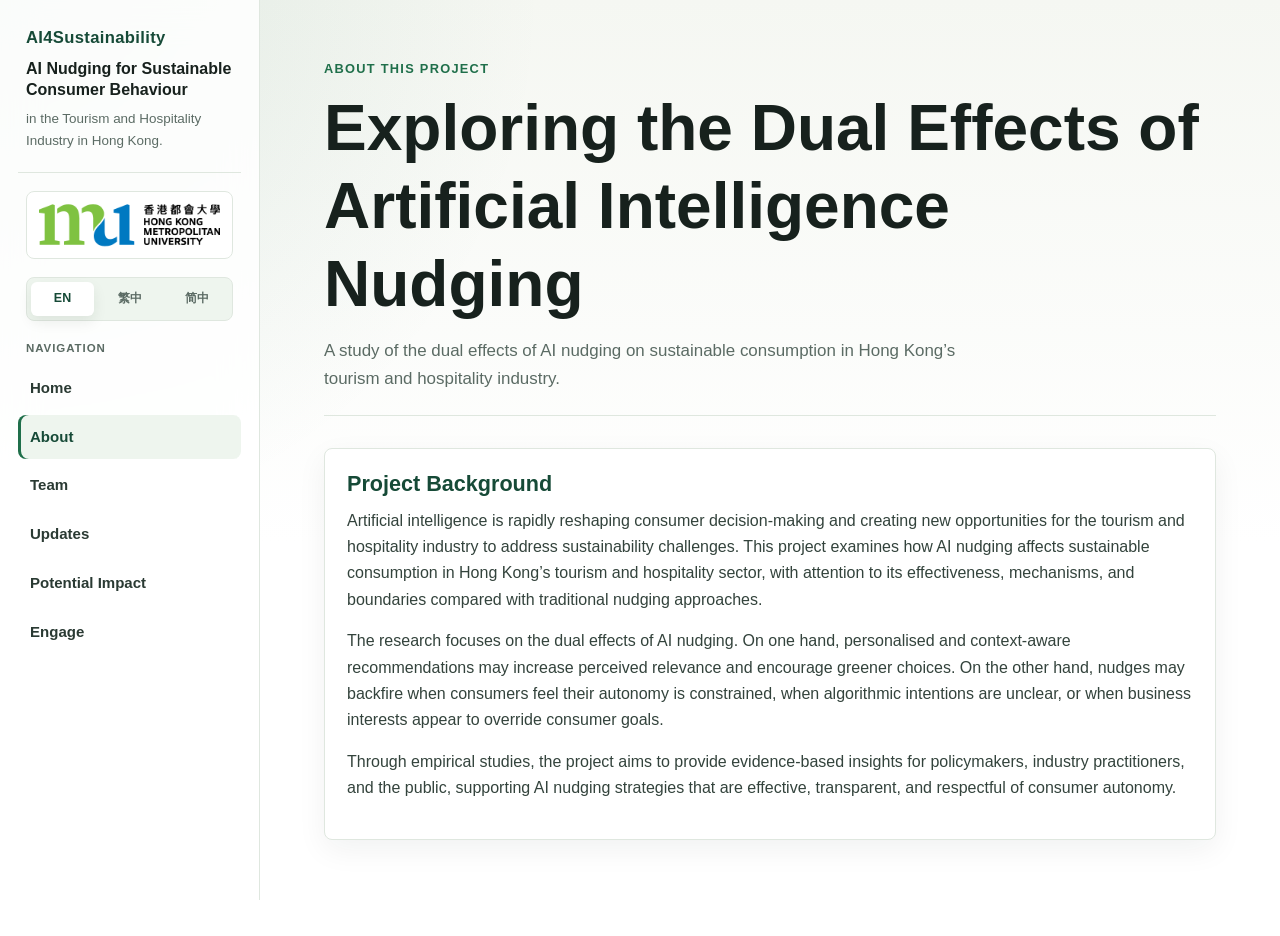
<file: about.html>
<!DOCTYPE html>
<html lang="en">
<head>
    <meta charset="UTF-8">
    <meta name="viewport" content="width=device-width, initial-scale=1.0">
    <meta name="description" content="About the research project on the dual effects of AI nudging on sustainable consumption in Hong Kong’s tourism and hospitality industry.">
    <title>About - Exploring the Dual Effects of Artificial Intelligence Nudging</title>
    <link rel="icon" href="assets/favicon.svg" type="image/svg+xml">
    <link rel="stylesheet" href="styles.css">
    <script src="language.js" defer></script>
</head>
<body>
    <a class="skip-link" href="#main-content"><span class="lang-en">Skip to content</span><span class="lang-zh">跳至主要內容</span></a>
    <div class="layout">
        <aside class="sidebar" aria-label="Site navigation">
            <div class="brand">
                <div class="brand-wordmark">AI4Sustainability</div>
                <div>
                    <div class="brand-title"><span class="lang-en">AI Nudging for Sustainable Consumer Behaviour</span><span class="lang-zh">人工智能助推與可持續消費行為</span></div>
                    <div class="brand-subtitle"><span class="lang-en">in the Tourism and Hospitality Industry in Hong Kong.</span><span class="lang-zh">香港旅遊及酒店業研究</span></div>
                </div>
            </div>
            <a class="hkmu-logo-link" href="https://www.hkmu.edu.hk/" target="_blank" rel="noopener noreferrer" aria-label="Hong Kong Metropolitan University website">
                <img class="hkmu-logo" src="assets/hkmu-logo.png" alt="Hong Kong Metropolitan University logo">
            </a>
            <div class="language-switch" aria-label="Language switch">
                <button type="button" data-lang-button="en" aria-pressed="true">EN</button>
                <button type="button" data-lang-button="zh-Hant" aria-pressed="false">繁中</button>
                <button type="button" data-lang-button="zh-Hans" aria-pressed="false">简中</button>
            </div>
            <div class="nav-label"><span class="lang-en">Navigation</span><span class="lang-zh">導航</span></div>
            <nav>
                <ul>
                    <li><a href="index.html"><span class="lang-en">Home</span><span class="lang-zh">首頁</span></a></li>
                    <li><a class="active" aria-current="page" href="about.html"><span class="lang-en">About</span><span class="lang-zh">關於</span></a></li>
                    <li><a href="team.html"><span class="lang-en">Team</span><span class="lang-zh">團隊</span></a></li>
                    <li><a href="updates.html"><span class="lang-en">Updates</span><span class="lang-zh">項目進展</span></a></li>
                    <li><a href="impact.html"><span class="lang-en">Potential Impact</span><span class="lang-zh">潛在影響</span></a></li>
                    <li><a href="engage.html"><span class="lang-en">Engage</span><span class="lang-zh">合作交流</span></a></li>
                </ul>
            </nav>
        </aside>

        <main class="content" id="main-content">
            <header class="page-header">
                <p class="kicker"><span class="lang-en">About This Project</span><span class="lang-zh">關於本項目</span></p>
                <h1 class="bilingual-heading">
                    <span class="lang-en">Exploring the Dual Effects of Artificial Intelligence Nudging</span>
                    <span class="lang-zh">探索人工智能助推的雙重效應</span>
                </h1>
                <p class="lang-en">A study of the dual effects of AI nudging on sustainable consumption in Hong Kong’s tourism and hospitality industry.</p>
                <p class="lang-zh">人工智能助推對香港旅遊及酒店業可持續消費的雙重效應研究。</p>
            </header>

            <section class="section" aria-label="Project description">
                <article class="panel">
                    <h2><span class="lang-en">Project Background</span><span class="lang-zh">項目背景</span></h2>
                    <div class="lang-en">
                        <p>Artificial intelligence is rapidly reshaping consumer decision-making and creating new opportunities for the tourism and hospitality industry to address sustainability challenges. This project examines how AI nudging affects sustainable consumption in Hong Kong’s tourism and hospitality sector, with attention to its effectiveness, mechanisms, and boundaries compared with traditional nudging approaches.</p>
                        <p>The research focuses on the dual effects of AI nudging. On one hand, personalised and context-aware recommendations may increase perceived relevance and encourage greener choices. On the other hand, nudges may backfire when consumers feel their autonomy is constrained, when algorithmic intentions are unclear, or when business interests appear to override consumer goals.</p>
                        <p>Through empirical studies, the project aims to provide evidence-based insights for policymakers, industry practitioners, and the public, supporting AI nudging strategies that are effective, transparent, and respectful of consumer autonomy.</p>
                    </div>
                    <div class="lang-zh">
                        <p>人工智能正快速重塑消費者決策，亦為旅遊及酒店業回應可持續發展挑戰帶來新的可能。本項目聚焦於人工智能助推如何影響香港旅遊及酒店業中的可持續消費行為，並探討其相較於傳統助推方式的成效、作用機制與適用邊界。</p>
                        <p>研究特別關注人工智能助推的「雙重效應」：一方面，個人化及情境化的建議可能提升消費者對可持續選項的相關性感知，從而促進綠色選擇；另一方面，若消費者感到自主性受限、演算法目的不透明，或企業利益凌駕個人利益，助推亦可能引發反感或降低信任。</p>
                        <p>透過實證研究，本項目旨在為政策制定者、業界及公眾提供以證據為本的見解，協助設計更有效、透明並尊重消費者自主權的人工智能助推策略。</p>
                    </div>
                </article>
            </section>
        </main>
    </div>
</body>
</html>
</file>
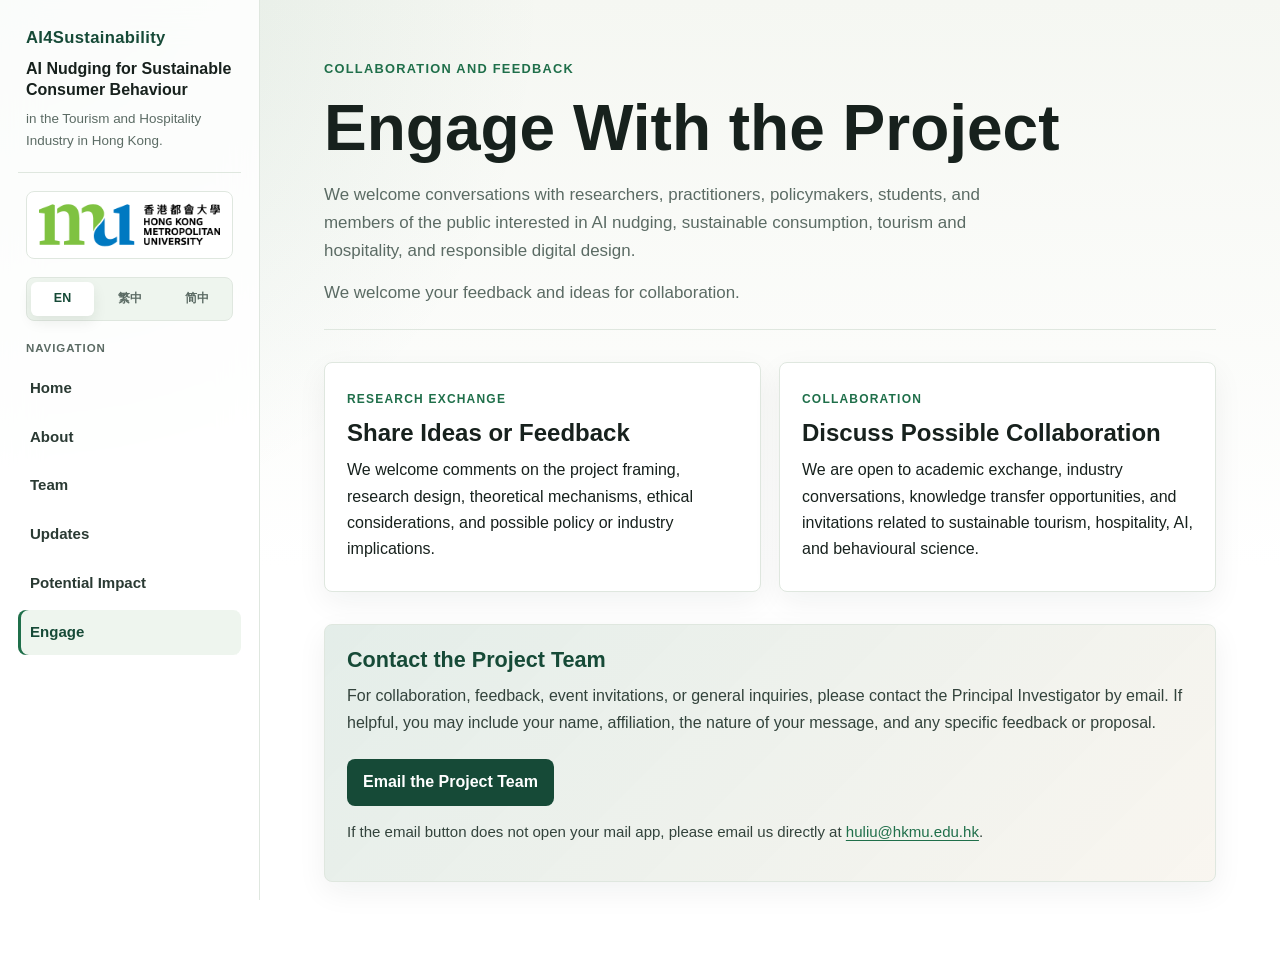
<file: engage.html>
<!DOCTYPE html>
<html lang="en">
<head>
    <meta charset="UTF-8">
    <meta name="viewport" content="width=device-width, initial-scale=1.0">
    <meta name="description" content="Engage with the AI nudging and sustainable consumption research project through collaboration, feedback, and knowledge exchange.">
    <title>Engage - AI Nudging for Sustainable Consumption</title>
    <link rel="icon" href="assets/favicon.svg" type="image/svg+xml">
    <link rel="stylesheet" href="styles.css">
    <script src="language.js" defer></script>
</head>
<body>
    <a class="skip-link" href="#main-content"><span class="lang-en">Skip to content</span><span class="lang-zh">跳至主要內容</span></a>
    <div class="layout">
        <aside class="sidebar" aria-label="Site navigation">
            <div class="brand">
                <div class="brand-wordmark">AI4Sustainability</div>
                <div>
                    <div class="brand-title"><span class="lang-en">AI Nudging for Sustainable Consumer Behaviour</span><span class="lang-zh">人工智能助推與可持續消費行為</span></div>
                    <div class="brand-subtitle"><span class="lang-en">in the Tourism and Hospitality Industry in Hong Kong.</span><span class="lang-zh">香港旅遊及酒店業研究</span></div>
                </div>
            </div>
            <a class="hkmu-logo-link" href="https://www.hkmu.edu.hk/" target="_blank" rel="noopener noreferrer" aria-label="Hong Kong Metropolitan University website">
                <img class="hkmu-logo" src="assets/hkmu-logo.png" alt="Hong Kong Metropolitan University logo">
            </a>
            <div class="language-switch" aria-label="Language switch">
                <button type="button" data-lang-button="en" aria-pressed="true">EN</button>
                <button type="button" data-lang-button="zh-Hant" aria-pressed="false">繁中</button>
                <button type="button" data-lang-button="zh-Hans" aria-pressed="false">简中</button>
            </div>
            <div class="nav-label"><span class="lang-en">Navigation</span><span class="lang-zh">導航</span></div>
            <nav>
                <ul>
                    <li><a href="index.html"><span class="lang-en">Home</span><span class="lang-zh">首頁</span></a></li>
                    <li><a href="about.html"><span class="lang-en">About</span><span class="lang-zh">關於</span></a></li>
                    <li><a href="team.html"><span class="lang-en">Team</span><span class="lang-zh">團隊</span></a></li>
                    <li><a href="updates.html"><span class="lang-en">Updates</span><span class="lang-zh">項目進展</span></a></li>
                    <li><a href="impact.html"><span class="lang-en">Potential Impact</span><span class="lang-zh">潛在影響</span></a></li>
                    <li><a class="active" aria-current="page" href="engage.html"><span class="lang-en">Engage</span><span class="lang-zh">合作交流</span></a></li>
                </ul>
            </nav>
        </aside>

        <main class="content" id="main-content">
            <header class="page-header">
                <p class="kicker"><span class="lang-en">Collaboration and Feedback</span><span class="lang-zh">合作交流與意見反饋</span></p>
                <h1 class="bilingual-heading">
                    <span class="lang-en">Engage With the Project</span>
                    <span class="lang-zh">參與項目交流</span>
                </h1>
                <p class="lang-en">We welcome conversations with researchers, practitioners, policymakers, students, and members of the public interested in AI nudging, sustainable consumption, tourism and hospitality, and responsible digital design.</p>
                <p class="lang-en">We welcome your feedback and ideas for collaboration.</p>
                <p class="lang-zh">我們歡迎研究人員、業界人士、政策相關人士、學生及公眾，就人工智能助推、可持續消費、旅遊及酒店業，以及負責任的數碼設計進行交流。</p>
                <p class="lang-zh">我們歡迎您的意見反饋及合作想法。</p>
            </header>

            <section class="grid two" aria-label="Ways to engage">
                <article class="panel engage-card">
                    <span class="role-tag"><span class="lang-en">Research Exchange</span><span class="lang-zh">研究交流</span></span>
                    <h2><span class="lang-en">Share Ideas or Feedback</span><span class="lang-zh">分享想法或意見</span></h2>
                    <p class="lang-en">We welcome comments on the project framing, research design, theoretical mechanisms, ethical considerations, and possible policy or industry implications.</p>
                    <p class="lang-zh">我們歡迎就項目定位、研究設計、理論機制、倫理考量，以及可能的政策或業界影響提出意見。</p>
                </article>

                <article class="panel engage-card">
                    <span class="role-tag"><span class="lang-en">Collaboration</span><span class="lang-zh">合作機會</span></span>
                    <h2><span class="lang-en">Discuss Possible Collaboration</span><span class="lang-zh">探討合作可能</span></h2>
                    <p class="lang-en">We are open to academic exchange, industry conversations, knowledge transfer opportunities, and invitations related to sustainable tourism, hospitality, AI, and behavioural science.</p>
                    <p class="lang-zh">我們歡迎與可持續旅遊、酒店業、人工智能及行為科學相關的學術交流、業界對話、知識轉移機會及活動邀請。</p>
                </article>
            </section>

            <section class="section panel feedback-panel" aria-label="Contact the project team">
                <h2><span class="lang-en">Contact the Project Team</span><span class="lang-zh">聯絡項目團隊</span></h2>
                <p class="lang-en">For collaboration, feedback, event invitations, or general inquiries, please contact the Principal Investigator by email. If helpful, you may include your name, affiliation, the nature of your message, and any specific feedback or proposal.</p>
                <p class="lang-zh">如欲進行合作交流、提供意見、發出活動邀請或查詢項目，請以電郵聯絡項目負責人。來信可包括姓名、所屬機構、訊息類別，以及具體意見或合作建議。</p>
                <a class="contact-button" href="mailto:huliu@hkmu.edu.hk?subject=AI%20Nudging%20Project%20-%20Collaboration%20or%20Feedback">
                    <span class="lang-en">Email the Project Team</span>
                    <span class="lang-zh">電郵聯絡項目團隊</span>
                </a>
                <p class="contact-fallback">
                    <span class="lang-en">If the email button does not open your mail app, please email us directly at <a href="mailto:huliu@hkmu.edu.hk">huliu@hkmu.edu.hk</a>.</span>
                    <span class="lang-zh">如電郵按鈕未能開啟郵件應用程式，請直接電郵至 <a href="mailto:huliu@hkmu.edu.hk">huliu@hkmu.edu.hk</a>。</span>
                </p>
            </section>

        </main>
    </div>
</body>
</html>
</file>
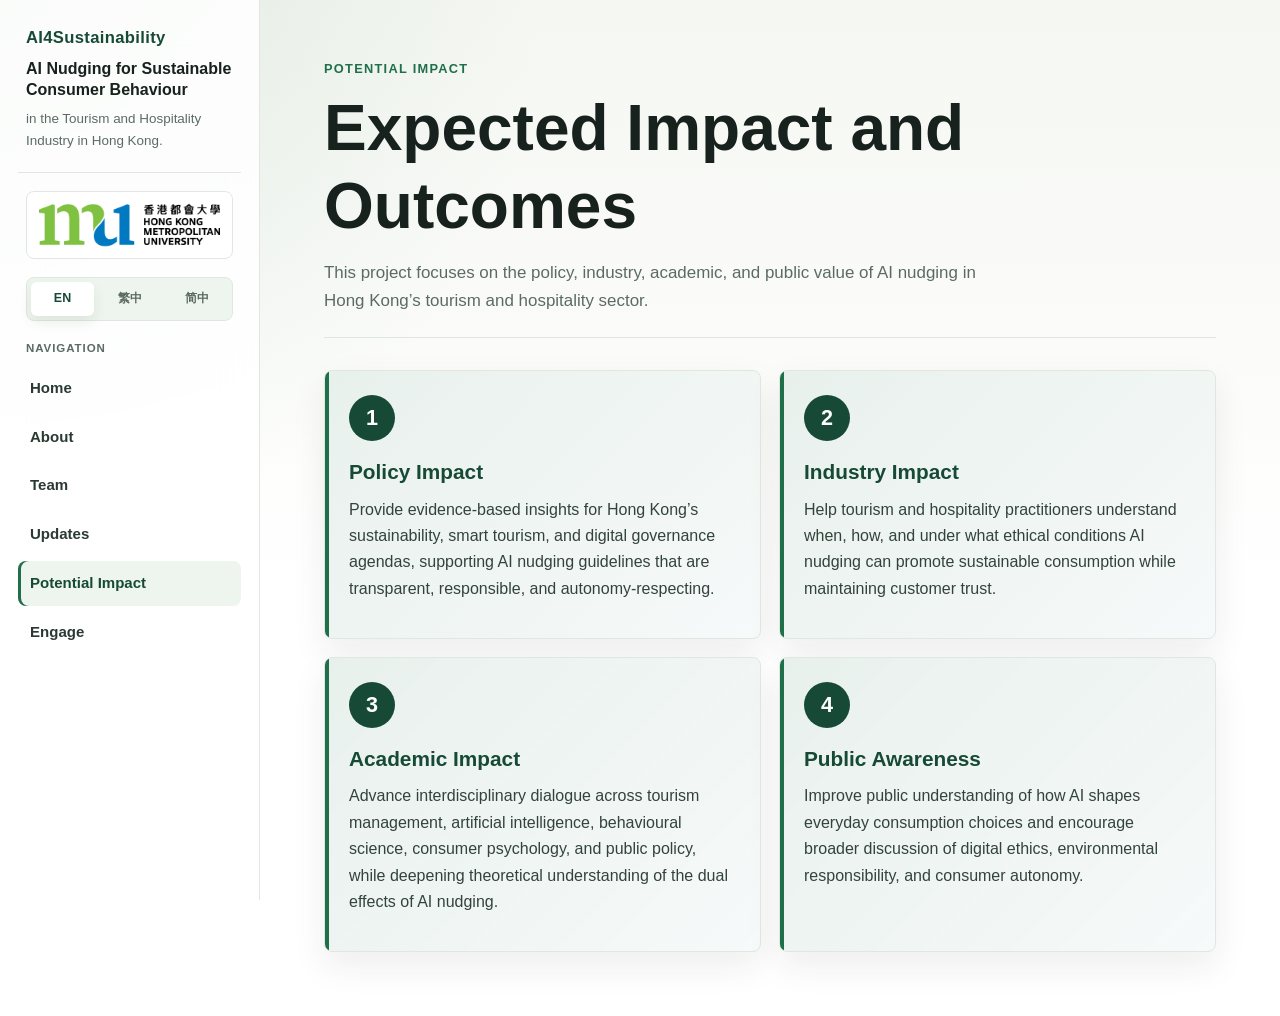
<file: impact.html>
<!DOCTYPE html>
<html lang="en">
<head>
    <meta charset="UTF-8">
    <meta name="viewport" content="width=device-width, initial-scale=1.0">
    <meta name="description" content="Expected impact and outcomes of the AI nudging and sustainable consumption research project.">
    <title>Potential Impact - AI Nudging for Sustainable Consumption</title>
    <link rel="icon" href="assets/favicon.svg" type="image/svg+xml">
    <link rel="stylesheet" href="styles.css">
    <script src="language.js" defer></script>
</head>
<body>
    <a class="skip-link" href="#main-content"><span class="lang-en">Skip to content</span><span class="lang-zh">跳至主要內容</span></a>
    <div class="layout">
        <aside class="sidebar" aria-label="Site navigation">
            <div class="brand">
                <div class="brand-wordmark">AI4Sustainability</div>
                <div>
                    <div class="brand-title"><span class="lang-en">AI Nudging for Sustainable Consumer Behaviour</span><span class="lang-zh">人工智能助推與可持續消費行為</span></div>
                    <div class="brand-subtitle"><span class="lang-en">in the Tourism and Hospitality Industry in Hong Kong.</span><span class="lang-zh">香港旅遊及酒店業研究</span></div>
                </div>
            </div>
            <a class="hkmu-logo-link" href="https://www.hkmu.edu.hk/" target="_blank" rel="noopener noreferrer" aria-label="Hong Kong Metropolitan University website">
                <img class="hkmu-logo" src="assets/hkmu-logo.png" alt="Hong Kong Metropolitan University logo">
            </a>
            <div class="language-switch" aria-label="Language switch">
                <button type="button" data-lang-button="en" aria-pressed="true">EN</button>
                <button type="button" data-lang-button="zh-Hant" aria-pressed="false">繁中</button>
                <button type="button" data-lang-button="zh-Hans" aria-pressed="false">简中</button>
            </div>
            <div class="nav-label"><span class="lang-en">Navigation</span><span class="lang-zh">導航</span></div>
            <nav>
                <ul>
                    <li><a href="index.html"><span class="lang-en">Home</span><span class="lang-zh">首頁</span></a></li>
                    <li><a href="about.html"><span class="lang-en">About</span><span class="lang-zh">關於</span></a></li>
                    <li><a href="team.html"><span class="lang-en">Team</span><span class="lang-zh">團隊</span></a></li>
                    <li><a href="updates.html"><span class="lang-en">Updates</span><span class="lang-zh">項目進展</span></a></li>
                    <li><a class="active" aria-current="page" href="impact.html"><span class="lang-en">Potential Impact</span><span class="lang-zh">潛在影響</span></a></li>
                    <li><a href="engage.html"><span class="lang-en">Engage</span><span class="lang-zh">合作交流</span></a></li>
                </ul>
            </nav>
        </aside>

        <main class="content" id="main-content">
            <header class="page-header">
                <p class="kicker"><span class="lang-en">Potential Impact</span><span class="lang-zh">潛在影響</span></p>
                <h1 class="bilingual-heading">
                    <span class="lang-en">Expected Impact and Outcomes</span>
                    <span class="lang-zh">預期影響與成果</span>
                </h1>
                <p class="lang-en">This project focuses on the policy, industry, academic, and public value of AI nudging in Hong Kong’s tourism and hospitality sector.</p>
                <p class="lang-zh">本項目聚焦人工智能助推在香港旅遊及酒店業中的政策、產業、學術與公眾價值。</p>
            </header>

            <section class="impact-showcase" aria-label="Expected impact and outcomes">
                <article class="impact-card">
                    <div class="impact-icon">1</div>
                    <h2><span class="lang-en">Policy Impact</span><span class="lang-zh">政策影響</span></h2>
                    <p class="lang-en">Provide evidence-based insights for Hong Kong’s sustainability, smart tourism, and digital governance agendas, supporting AI nudging guidelines that are transparent, responsible, and autonomy-respecting.</p>
                    <p class="lang-zh">為香港可持續發展、智慧旅遊及數碼治理相關政策提供以證據為本的見解，協助制定更透明、負責任並尊重消費者自主權的人工智能助推指引。</p>
                </article>

                <article class="impact-card">
                    <div class="impact-icon">2</div>
                    <h2><span class="lang-en">Industry Impact</span><span class="lang-zh">業界影響</span></h2>
                    <p class="lang-en">Help tourism and hospitality practitioners understand when, how, and under what ethical conditions AI nudging can promote sustainable consumption while maintaining customer trust.</p>
                    <p class="lang-zh">協助旅遊及酒店業從業者理解何時、如何以及在何種倫理條件下運用人工智能助推，以促進可持續消費並維持顧客信任。</p>
                </article>

                <article class="impact-card">
                    <div class="impact-icon">3</div>
                    <h2><span class="lang-en">Academic Impact</span><span class="lang-zh">學術影響</span></h2>
                    <p class="lang-en">Advance interdisciplinary dialogue across tourism management, artificial intelligence, behavioural science, consumer psychology, and public policy, while deepening theoretical understanding of the dual effects of AI nudging.</p>
                    <p class="lang-zh">推動旅遊管理、人工智能、行為科學、消費者心理及公共政策之間的跨學科對話，並深化對人工智能助推雙重效應的理論理解。</p>
                </article>

                <article class="impact-card">
                    <div class="impact-icon">4</div>
                    <h2><span class="lang-en">Public Awareness</span><span class="lang-zh">公眾意識</span></h2>
                    <p class="lang-en">Improve public understanding of how AI shapes everyday consumption choices and encourage broader discussion of digital ethics, environmental responsibility, and consumer autonomy.</p>
                    <p class="lang-zh">提升公眾對人工智能如何影響日常消費選擇的理解，並促進有關數碼倫理、環境責任與消費者自主權的社會討論。</p>
                </article>
            </section>
        </main>
    </div>
</body>
</html>
</file>
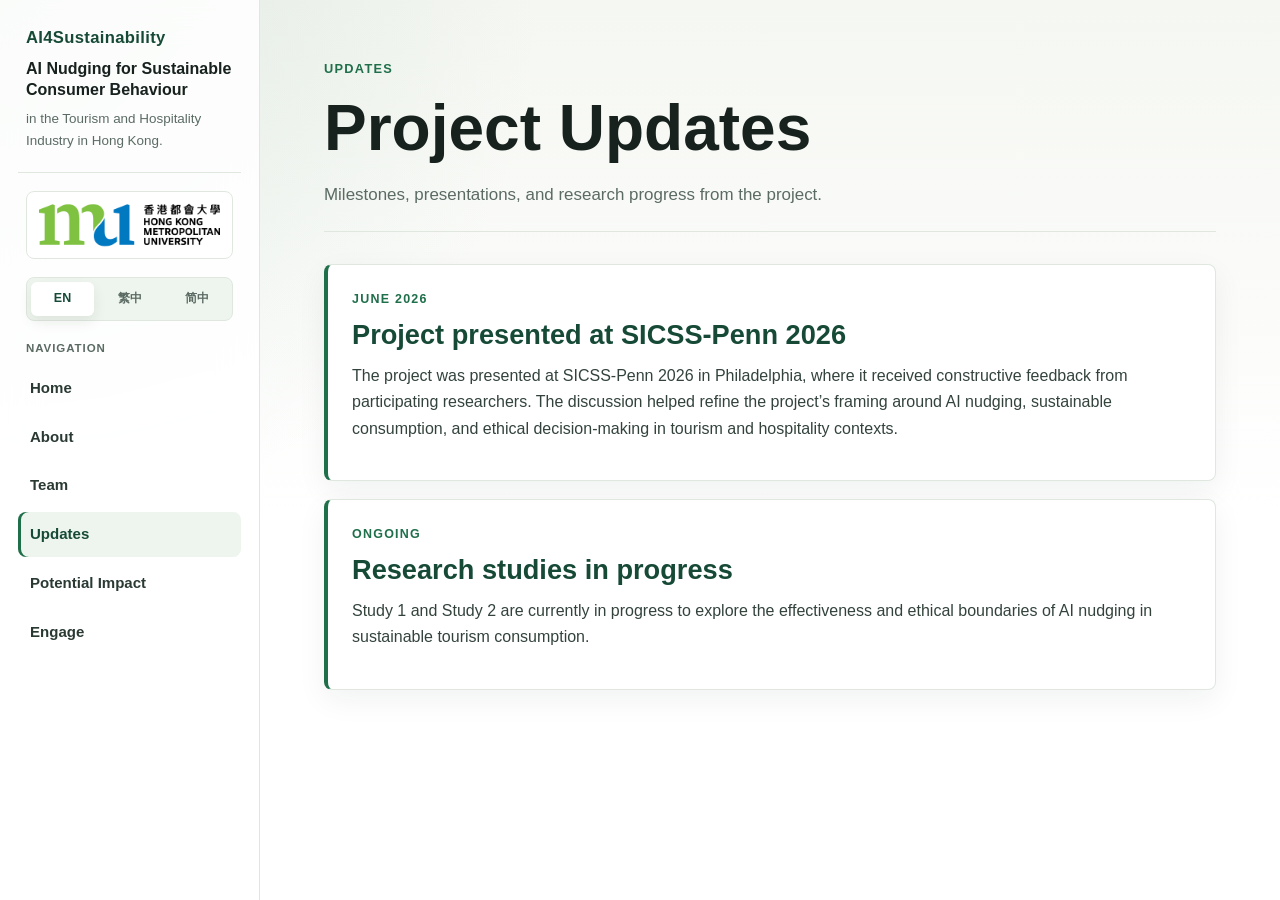
<file: updates.html>
<!DOCTYPE html>
<html lang="en">
<head>
    <meta charset="UTF-8">
    <meta name="viewport" content="width=device-width, initial-scale=1.0">
    <meta name="description" content="Project updates for the AI nudging and sustainable consumption research project.">
    <title>Updates - AI Nudging for Sustainable Consumption</title>
    <link rel="icon" href="assets/favicon.svg" type="image/svg+xml">
    <link rel="stylesheet" href="styles.css">
    <script src="language.js" defer></script>
</head>
<body>
    <a class="skip-link" href="#main-content"><span class="lang-en">Skip to content</span><span class="lang-zh">跳至主要內容</span></a>
    <div class="layout">
        <aside class="sidebar" aria-label="Site navigation">
            <div class="brand">
                <div class="brand-wordmark">AI4Sustainability</div>
                <div>
                    <div class="brand-title"><span class="lang-en">AI Nudging for Sustainable Consumer Behaviour</span><span class="lang-zh">人工智能助推與可持續消費行為</span></div>
                    <div class="brand-subtitle"><span class="lang-en">in the Tourism and Hospitality Industry in Hong Kong.</span><span class="lang-zh">香港旅遊及酒店業研究</span></div>
                </div>
            </div>
            <a class="hkmu-logo-link" href="https://www.hkmu.edu.hk/" target="_blank" rel="noopener noreferrer" aria-label="Hong Kong Metropolitan University website">
                <img class="hkmu-logo" src="assets/hkmu-logo.png" alt="Hong Kong Metropolitan University logo">
            </a>
            <div class="language-switch" aria-label="Language switch">
                <button type="button" data-lang-button="en" aria-pressed="true">EN</button>
                <button type="button" data-lang-button="zh-Hant" aria-pressed="false">繁中</button>
                <button type="button" data-lang-button="zh-Hans" aria-pressed="false">简中</button>
            </div>
            <div class="nav-label"><span class="lang-en">Navigation</span><span class="lang-zh">導航</span></div>
            <nav>
                <ul>
                    <li><a href="index.html"><span class="lang-en">Home</span><span class="lang-zh">首頁</span></a></li>
                    <li><a href="about.html"><span class="lang-en">About</span><span class="lang-zh">關於</span></a></li>
                    <li><a href="team.html"><span class="lang-en">Team</span><span class="lang-zh">團隊</span></a></li>
                    <li><a class="active" aria-current="page" href="updates.html"><span class="lang-en">Updates</span><span class="lang-zh">項目進展</span></a></li>
                    <li><a href="impact.html"><span class="lang-en">Potential Impact</span><span class="lang-zh">潛在影響</span></a></li>
                    <li><a href="engage.html"><span class="lang-en">Engage</span><span class="lang-zh">合作交流</span></a></li>
                </ul>
            </nav>
        </aside>

        <main class="content" id="main-content">
            <header class="page-header">
                <p class="kicker"><span class="lang-en">Updates</span><span class="lang-zh">項目進展</span></p>
                <h1 class="bilingual-heading">
                    <span class="lang-en">Project Updates</span>
                    <span class="lang-zh">項目進展</span>
                </h1>
                <p class="lang-en">Milestones, presentations, and research progress from the project.</p>
                <p class="lang-zh">記錄項目里程碑、學術交流與研究進度。</p>
            </header>

            <section class="updates-list" aria-label="Project update posts">
                <article class="update-card">
                    <time datetime="2026-06"><span class="lang-en">June 2026</span><span class="lang-zh">2026年6月</span></time>
                    <h2><span class="lang-en">Project presented at SICSS-Penn 2026</span><span class="lang-zh">於 SICSS-Penn 2026 介紹本項目</span></h2>
                    <p class="lang-en">The project was presented at SICSS-Penn 2026 in Philadelphia, where it received constructive feedback from participating researchers. The discussion helped refine the project’s framing around AI nudging, sustainable consumption, and ethical decision-making in tourism and hospitality contexts.</p>
                    <p class="lang-zh">本項目於 2026 年 6 月在美國費城舉行的 SICSS-Penn 2026 進行介紹，並獲得與會研究人員的建設性意見。相關交流有助於進一步完善本研究對人工智能助推、可持續消費，以及旅遊與酒店業情境中倫理決策的研究定位。</p>
                </article>

                <article class="update-card">
                    <time datetime="2026"><span class="lang-en">Ongoing</span><span class="lang-zh">進行中</span></time>
                    <h2><span class="lang-en">Research studies in progress</span><span class="lang-zh">研究一及研究二進行中</span></h2>
                    <p class="lang-en">Study 1 and Study 2 are currently in progress to explore the effectiveness and ethical boundaries of AI nudging in sustainable tourism consumption.</p>
                    <p class="lang-zh">研究一及研究二現正進行中，旨在探討人工智能助推在可持續旅遊消費中的成效及倫理邊界。</p>
                </article>
            </section>
        </main>
    </div>
</body>
</html>
</file>
<file: styles.css>
:root {
    --bg: #f5f7f2;
    --surface: #ffffff;
    --surface-soft: #eef5ee;
    --ink: #17211d;
    --muted: #5b6b64;
    --line: #dfe7df;
    --green: #1f6f4a;
    --green-dark: #164a37;
    --teal: #1f7a7a;
    --gold: #b2873b;
    --shadow: 0 18px 50px rgba(23, 33, 29, 0.10);
}

* {
    box-sizing: border-box;
    margin: 0;
    padding: 0;
}

html {
    scroll-behavior: smooth;
}

body {
    min-height: 100vh;
    background:
        radial-gradient(circle at top left, rgba(31, 111, 74, 0.10), transparent 34rem),
        linear-gradient(180deg, var(--bg) 0%, #ffffff 58%);
    color: var(--ink);
    font-family: -apple-system, BlinkMacSystemFont, "Segoe UI", Roboto, Helvetica, Arial, "Noto Sans TC", "Noto Sans SC", sans-serif;
    line-height: 1.65;
}

.skip-link {
    background: var(--green-dark);
    border-radius: 0 0 8px 0;
    color: #ffffff;
    font-weight: 800;
    left: 0;
    padding: 10px 14px;
    position: fixed;
    top: 0;
    transform: translateY(-120%);
    transition: transform 0.2s ease;
    z-index: 20;
}

.skip-link:focus {
    transform: translateY(0);
}

.lang-en {
    display: revert;
}

.lang-zh {
    display: none;
}

html[lang="zh-Hant"] .lang-en,
html[lang="zh-Hans"] .lang-en {
    display: none;
}

html[lang="zh-Hant"] .lang-zh,
html[lang="zh-Hans"] .lang-zh {
    display: revert;
}

html[lang="en"] body .lang-zh,
html[lang="zh-Hant"] body .lang-en,
html[lang="zh-Hans"] body .lang-en {
    display: none !important;
}

a {
    color: var(--green);
    text-decoration-thickness: 0.08em;
    text-underline-offset: 0.18em;
}

a:hover {
    color: var(--teal);
}

.layout {
    display: grid;
    grid-template-columns: 260px minmax(0, 1fr);
    min-height: 100vh;
}

.sidebar {
    position: sticky;
    top: 0;
    height: 100vh;
    overflow-y: auto;
    border-right: 1px solid var(--line);
    background: rgba(255, 255, 255, 0.84);
    padding: 28px 18px;
    backdrop-filter: blur(18px);
}

.brand {
    border-bottom: 1px solid var(--line);
    margin-bottom: 18px;
    padding: 0 8px 20px;
}

.brand-wordmark {
    color: var(--green-dark);
    font-size: 1.04rem;
    font-weight: 850;
    letter-spacing: 0.02em;
    line-height: 1.15;
    margin-bottom: 12px;
}

.brand-title {
    color: var(--ink);
    font-size: 1rem;
    font-weight: 750;
    line-height: 1.3;
}

.brand-subtitle {
    color: var(--muted);
    font-size: 0.84rem;
    margin-top: 7px;
}

.hkmu-logo-link {
    background: #ffffff;
    border: 1px solid var(--line);
    border-radius: 8px;
    display: block;
    margin: 18px 8px;
    padding: 10px 12px;
}

.hkmu-logo-link:hover {
    border-color: rgba(31, 111, 74, 0.36);
}

.hkmu-logo {
    display: block;
    height: auto;
    max-width: 100%;
}

.language-switch {
    background: var(--surface-soft);
    border: 1px solid var(--line);
    border-radius: 8px;
    display: grid;
    gap: 4px;
    grid-template-columns: repeat(3, 1fr);
    margin: 18px 8px;
    padding: 4px;
}

.language-switch button {
    background: transparent;
    border: 0;
    border-radius: 6px;
    color: var(--muted);
    cursor: pointer;
    font: inherit;
    font-size: 0.78rem;
    font-weight: 800;
    min-height: 34px;
}

.language-switch button.active {
    background: #ffffff;
    box-shadow: 0 6px 14px rgba(23, 33, 29, 0.08);
    color: var(--green-dark);
}

.nav-label {
    color: var(--muted);
    font-size: 0.72rem;
    font-weight: 750;
    letter-spacing: 0.08em;
    margin: 0 8px 8px;
    text-transform: uppercase;
}

.sidebar ul {
    display: grid;
    gap: 4px;
    list-style: none;
}

.sidebar a {
    border-radius: 8px;
    color: #2a3a33;
    display: block;
    font-size: 0.94rem;
    font-weight: 600;
    padding: 10px 12px;
    text-decoration: none;
}

.sidebar a:hover,
.sidebar a.active {
    background: var(--surface-soft);
    color: var(--green-dark);
}

.sidebar a.active {
    box-shadow: inset 3px 0 0 var(--green);
}

.sidebar a[aria-current="page"] {
    background: var(--surface-soft);
    color: var(--green-dark);
    box-shadow: inset 3px 0 0 var(--green);
}

.content {
    max-width: 1040px;
    padding: 44px clamp(22px, 5vw, 72px) 64px;
    width: 100%;
}

.hero {
    border-radius: 8px;
    box-shadow: var(--shadow);
    color: #ffffff;
    margin-bottom: 36px;
    min-height: 460px;
    overflow: hidden;
    position: relative;
}

.hero::before {
    background-image:
        linear-gradient(90deg, rgba(10, 26, 20, 0.82) 0%, rgba(10, 26, 20, 0.58) 42%, rgba(10, 26, 20, 0.12) 76%),
        url("assets/hero-sustainable-tourism.png");
    background-position: center;
    background-size: cover;
    content: "";
    inset: 0;
    position: absolute;
}

.hero-content {
    max-width: 840px;
    padding: clamp(34px, 7vw, 72px);
    position: relative;
    z-index: 1;
}

.eyebrow {
    color: rgba(255, 255, 255, 0.78);
    font-size: 0.78rem;
    font-weight: 800;
    letter-spacing: 0.12em;
    margin-bottom: 18px;
    text-transform: uppercase;
}

h1,
h2,
h3 {
    line-height: 1.22;
}

h1 {
    color: var(--ink);
    font-size: clamp(2rem, 5vw, 4.3rem);
    letter-spacing: 0;
}

.hero h1 {
    color: #ffffff;
    font-size: clamp(1.35rem, 2.45vw, 2.25rem);
    max-width: 820px;
}

.hero h1 span,
.bilingual-heading span {
    display: block;
}

.hero h1 .zh-title {
    font-size: 0.7em;
    line-height: 1.32;
    margin-bottom: 10px;
}

.hero h1 .en-title {
    line-height: 1.14;
}

.project-code {
    color: rgba(255, 255, 255, 0.86);
    font-size: 0.95rem;
    font-weight: 800;
    letter-spacing: 0.04em;
    margin-top: 18px;
}

.project-facts {
    display: grid;
    gap: 10px;
    margin-top: 18px;
    max-width: 720px;
}

.project-fact {
    background: rgba(255, 255, 255, 0.13);
    border: 1px solid rgba(255, 255, 255, 0.24);
    border-radius: 8px;
    color: rgba(255, 255, 255, 0.92);
    padding: 12px 14px;
}

.project-fact strong {
    color: #ffffff;
    display: block;
    font-size: 0.76rem;
    letter-spacing: 0.08em;
    margin-bottom: 4px;
    text-transform: uppercase;
}

.lede {
    color: rgba(255, 255, 255, 0.88);
    font-size: clamp(1rem, 2vw, 1.18rem);
    margin-top: 14px;
    max-width: 56ch;
}

.hero-actions {
    display: flex;
    flex-wrap: wrap;
    gap: 12px;
    margin-top: 28px;
}

.button {
    align-items: center;
    border: 1px solid rgba(255, 255, 255, 0.42);
    border-radius: 8px;
    color: #ffffff;
    display: inline-flex;
    font-weight: 750;
    min-height: 44px;
    padding: 10px 16px;
    text-decoration: none;
}

.button.primary {
    background: #ffffff;
    border-color: #ffffff;
    color: var(--green-dark);
}

.button:hover {
    background: rgba(255, 255, 255, 0.14);
    color: #ffffff;
}

.button.primary:hover {
    background: var(--surface-soft);
    color: var(--green-dark);
}

.page-header {
    border-bottom: 1px solid var(--line);
    margin-bottom: 32px;
    padding-bottom: 22px;
}

.page-header .kicker {
    color: var(--green);
    font-size: 0.8rem;
    font-weight: 800;
    letter-spacing: 0.1em;
    margin-bottom: 10px;
    text-transform: uppercase;
}

.page-header p {
    color: var(--muted);
    font-size: 1.06rem;
    margin-top: 14px;
    max-width: 70ch;
}

.section {
    margin: 32px 0;
}

.section h2 {
    border-bottom: 1px solid var(--line);
    color: var(--green-dark);
    font-size: 1.35rem;
    margin-bottom: 14px;
    padding-bottom: 10px;
}

.section h3 {
    color: var(--ink);
    font-size: 1.02rem;
    margin: 22px 0 8px;
}

.section p,
.section ul {
    color: #33433c;
    margin-bottom: 15px;
}

.section ul {
    padding-left: 22px;
}

.section li {
    margin-bottom: 8px;
}

.grid {
    display: grid;
    gap: 18px;
}

.grid.two {
    grid-template-columns: repeat(2, minmax(0, 1fr));
}

.panel {
    background: var(--surface);
    border: 1px solid var(--line);
    border-radius: 8px;
    box-shadow: 0 10px 30px rgba(23, 33, 29, 0.06);
    padding: 22px;
}

.panel h2,
.panel h3 {
    border: 0;
    margin-bottom: 10px;
    padding: 0;
}

.lang-pair {
    display: grid;
    gap: 10px;
}

.lang-pair .zh,
.lang-pair .en {
    margin-bottom: 0;
}

.lang-pair .en {
    color: var(--muted);
}

.institution-strip {
    align-items: center;
    background: var(--green-dark);
    border-radius: 8px;
    box-shadow: var(--shadow);
    color: #ffffff;
    display: flex;
    gap: 24px;
    justify-content: space-between;
    margin: 32px 0;
    padding: 26px;
}

.institution-strip h2 {
    color: #ffffff;
    font-size: clamp(1.7rem, 3vw, 2.5rem);
    margin: 8px 0 6px;
}

.institution-strip p {
    color: rgba(255, 255, 255, 0.82);
    font-size: 1.08rem;
}

.institution-logo {
    background: #ffffff;
    border-radius: 8px;
    box-shadow: 0 12px 30px rgba(10, 26, 20, 0.22);
    flex: 0 0 170px;
    max-width: 170px;
    padding: 10px;
    width: 170px;
}

.role-tag {
    color: var(--green);
    display: inline-block;
    font-size: 0.75rem;
    font-weight: 850;
    letter-spacing: 0.1em;
    margin-bottom: 8px;
    text-transform: uppercase;
}

.institution-strip .role-tag {
    color: rgba(255, 255, 255, 0.72);
}

.profile-lead {
    align-items: start;
    display: grid;
    gap: 26px;
    grid-template-columns: minmax(180px, 240px) minmax(0, 1fr);
    padding: clamp(24px, 4vw, 34px);
}

.profile-photo {
    aspect-ratio: 4 / 5;
    border: 1px solid var(--line);
    border-radius: 8px;
    box-shadow: 0 14px 34px rgba(23, 33, 29, 0.12);
    height: auto;
    object-fit: cover;
    object-position: center top;
    width: 100%;
}

.profile-body {
    min-width: 0;
}

.profile-lead h2 {
    font-size: clamp(1.8rem, 3vw, 2.6rem);
}

.profile-title {
    color: var(--muted);
    font-weight: 700;
    margin-bottom: 18px;
}

.profile-links {
    display: flex;
    flex-wrap: wrap;
    gap: 10px;
    margin: 18px 0;
}

.profile-links a {
    background: var(--surface-soft);
    border: 1px solid var(--line);
    border-radius: 8px;
    color: var(--green-dark);
    display: inline-flex;
    font-weight: 750;
    min-height: 42px;
    padding: 8px 14px;
    text-decoration: none;
}

.profile-links a:hover {
    background: var(--green-dark);
    border-color: var(--green-dark);
    color: #ffffff;
}

.updates-list {
    display: grid;
    gap: 18px;
}

.update-card {
    background: var(--surface);
    border: 1px solid var(--line);
    border-left: 4px solid var(--green);
    border-radius: 8px;
    box-shadow: 0 10px 30px rgba(23, 33, 29, 0.06);
    padding: 24px;
}

.update-card time {
    color: var(--green);
    display: block;
    font-size: 0.78rem;
    font-weight: 850;
    letter-spacing: 0.1em;
    margin-bottom: 8px;
    text-transform: uppercase;
}

.update-card h2 {
    color: var(--green-dark);
    font-size: clamp(1.25rem, 2.2vw, 1.7rem);
    margin-bottom: 12px;
}

.update-card p {
    color: #33433c;
    margin-bottom: 14px;
}

.update-card p:last-child {
    margin-bottom: 0;
}

.impact-showcase {
    display: grid;
    gap: 18px;
    grid-template-columns: repeat(2, minmax(0, 1fr));
}

.impact-card {
    background:
        linear-gradient(135deg, rgba(31, 111, 74, 0.10), rgba(31, 122, 122, 0.04)),
        var(--surface);
    border: 1px solid var(--line);
    border-radius: 8px;
    box-shadow: 0 14px 34px rgba(23, 33, 29, 0.08);
    min-height: 245px;
    padding: 24px;
    position: relative;
    overflow: hidden;
}

.impact-card::after {
    background: var(--green);
    content: "";
    height: 100%;
    left: 0;
    position: absolute;
    top: 0;
    width: 4px;
}

.impact-icon {
    align-items: center;
    background: var(--green-dark);
    border-radius: 999px;
    color: #ffffff;
    display: inline-flex;
    font-size: 1.35rem;
    font-weight: 850;
    height: 46px;
    justify-content: center;
    margin-bottom: 18px;
    width: 46px;
}

.impact-card h2 {
    color: var(--green-dark);
    font-size: 1.3rem;
    margin-bottom: 12px;
}

.impact-card p {
    color: #33433c;
    margin-bottom: 12px;
}

.impact-card p:last-child {
    color: var(--muted);
    margin-bottom: 0;
}

.engage-card {
    min-height: 230px;
}

.feedback-panel {
    background:
        linear-gradient(135deg, rgba(31, 111, 74, 0.12), rgba(178, 135, 59, 0.08)),
        var(--surface);
}

.contact-button {
    align-items: center;
    background: var(--green-dark);
    border-radius: 8px;
    color: #ffffff;
    display: inline-flex;
    font-weight: 800;
    margin-top: 8px;
    min-height: 46px;
    padding: 10px 16px;
    text-decoration: none;
}

.contact-button:hover {
    background: var(--teal);
    color: #ffffff;
}

.contact-fallback {
    color: var(--muted);
    font-size: 0.94rem;
    margin-top: 14px;
}

.funding {
    background: #fbfcf8;
    border-left: 4px solid var(--gold);
    margin-top: 38px;
}

.contact-list {
    list-style: none;
    padding-left: 0;
}

.contact-list li {
    border-bottom: 1px solid var(--line);
    padding: 8px 0;
}

.contact-list li:last-child {
    border-bottom: 0;
}

.table-wrap {
    border: 1px solid var(--line);
    border-radius: 8px;
    margin: 20px 0 34px;
    overflow-x: auto;
}

table {
    border-collapse: collapse;
    min-width: 760px;
    width: 100%;
}

th,
td {
    border-bottom: 1px solid var(--line);
    color: #33433c;
    line-height: 1.5;
    padding: 14px 16px;
    text-align: left;
    vertical-align: top;
}

th {
    background: var(--surface-soft);
    color: var(--green-dark);
    font-size: 0.86rem;
    font-weight: 800;
}

tr:last-child td {
    border-bottom: 0;
}

hr {
    border: 0;
    border-top: 1px solid var(--line);
    margin: 32px 0;
}

@media (max-width: 820px) {
    .layout {
        display: block;
    }

    .sidebar {
        height: auto;
        padding: 16px;
        position: static;
    }

    .brand {
        align-items: center;
        display: flex;
        gap: 12px;
        margin-bottom: 14px;
        padding: 0 0 14px;
    }

    .brand-wordmark {
        flex: 0 0 auto;
        margin-bottom: 0;
    }

    .sidebar ul {
        grid-template-columns: repeat(2, minmax(0, 1fr));
    }

    .content {
        padding: 24px 16px 44px;
    }

    .hero {
        min-height: 560px;
    }

    .hero::before {
        background-image:
            linear-gradient(180deg, rgba(10, 26, 20, 0.86) 0%, rgba(10, 26, 20, 0.64) 54%, rgba(10, 26, 20, 0.22) 100%),
            url("assets/hero-sustainable-tourism.png");
        background-position: center;
    }

    .hero-content {
        padding: 26px 20px;
    }

    .hero h1 {
        font-size: clamp(1.12rem, 5.45vw, 1.72rem);
        max-width: 100%;
    }

    .grid.two {
        grid-template-columns: 1fr;
    }

    .profile-lead {
        grid-template-columns: 1fr;
    }

    .institution-strip {
        align-items: flex-start;
        flex-direction: column;
    }

    .institution-logo {
        flex-basis: auto;
        max-width: 180px;
        width: 70%;
    }

    .profile-photo {
        max-width: 260px;
    }

    .impact-showcase {
        grid-template-columns: 1fr;
    }
}

@media (max-width: 520px) {
    .sidebar ul {
        grid-template-columns: repeat(2, minmax(0, 1fr));
    }

    .sidebar a {
        font-size: 0.86rem;
        min-height: 48px;
        padding: 8px 10px;
    }

    .hero {
        min-height: 560px;
    }

    .lede {
        font-size: 0.95rem;
    }
}
</file>
